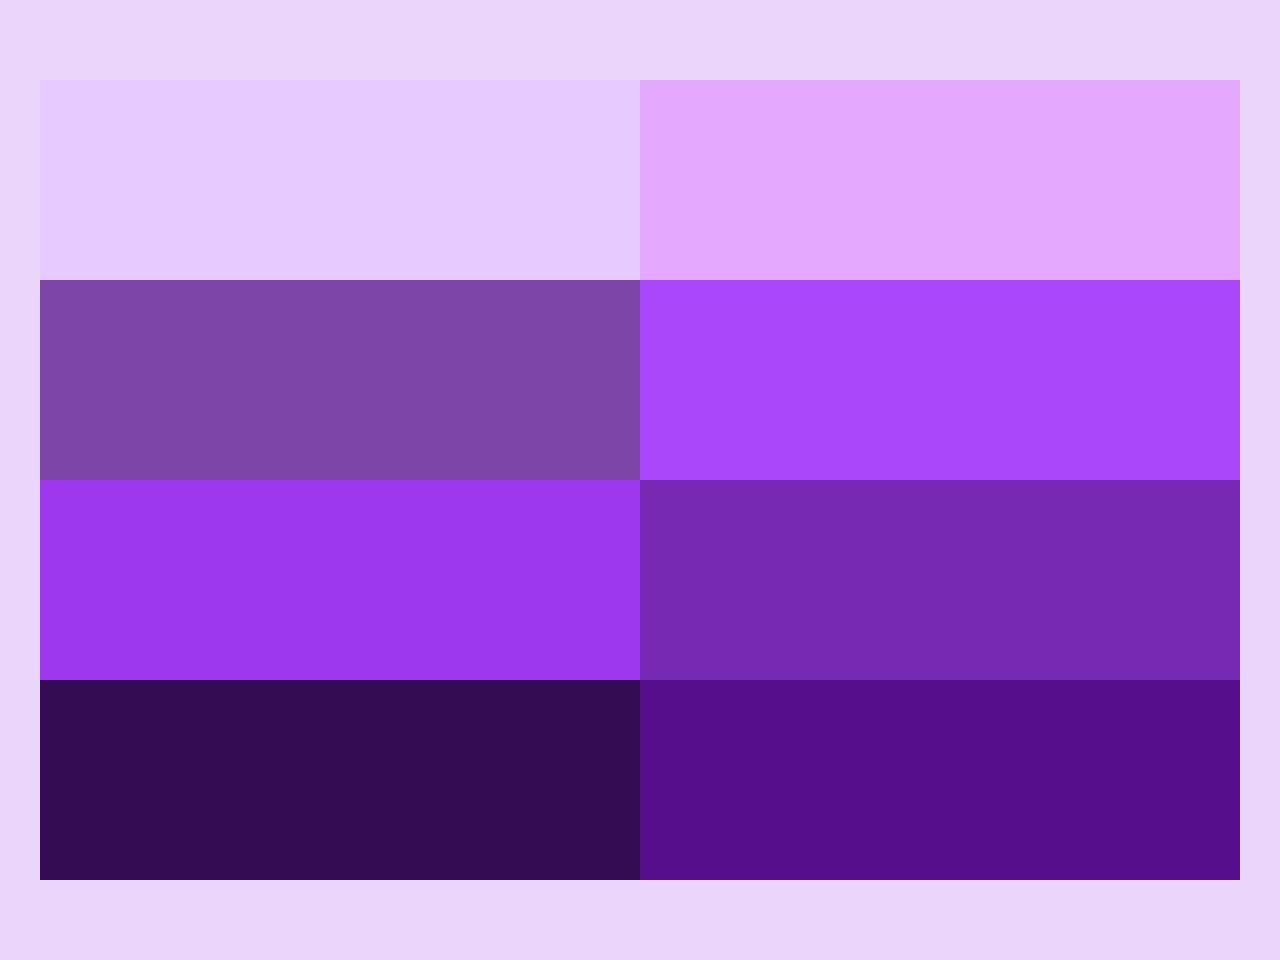
<file: Project 1/index.html>
<!DOCTYPE html>
<html lang="en">
<head>
    <meta charset="UTF-8">
    <meta name="viewport" content="width=device-width, initial-scale=1.0">
    <title>Box Layout</title>
    <link rel="stylesheet" href="style.css">
</head>
<body>
    <section class="container">
        <section class="row-container">
            <div class="box b1"></div>
            <div class="box b2"></div>
        </section>
        <section class="row-container">
            <div class="box b3"></div>
            <div class="box b4"></div>
        </section>
        <section class="row-container">
            <div class="box b5"></div>
            <div class="box b6"></div>
        </section>
        <section class="row-container">
            <div class="box b7"></div>
            <div class="box b8"></div>
        </section>
    </section>

</body>
</html>
</file>
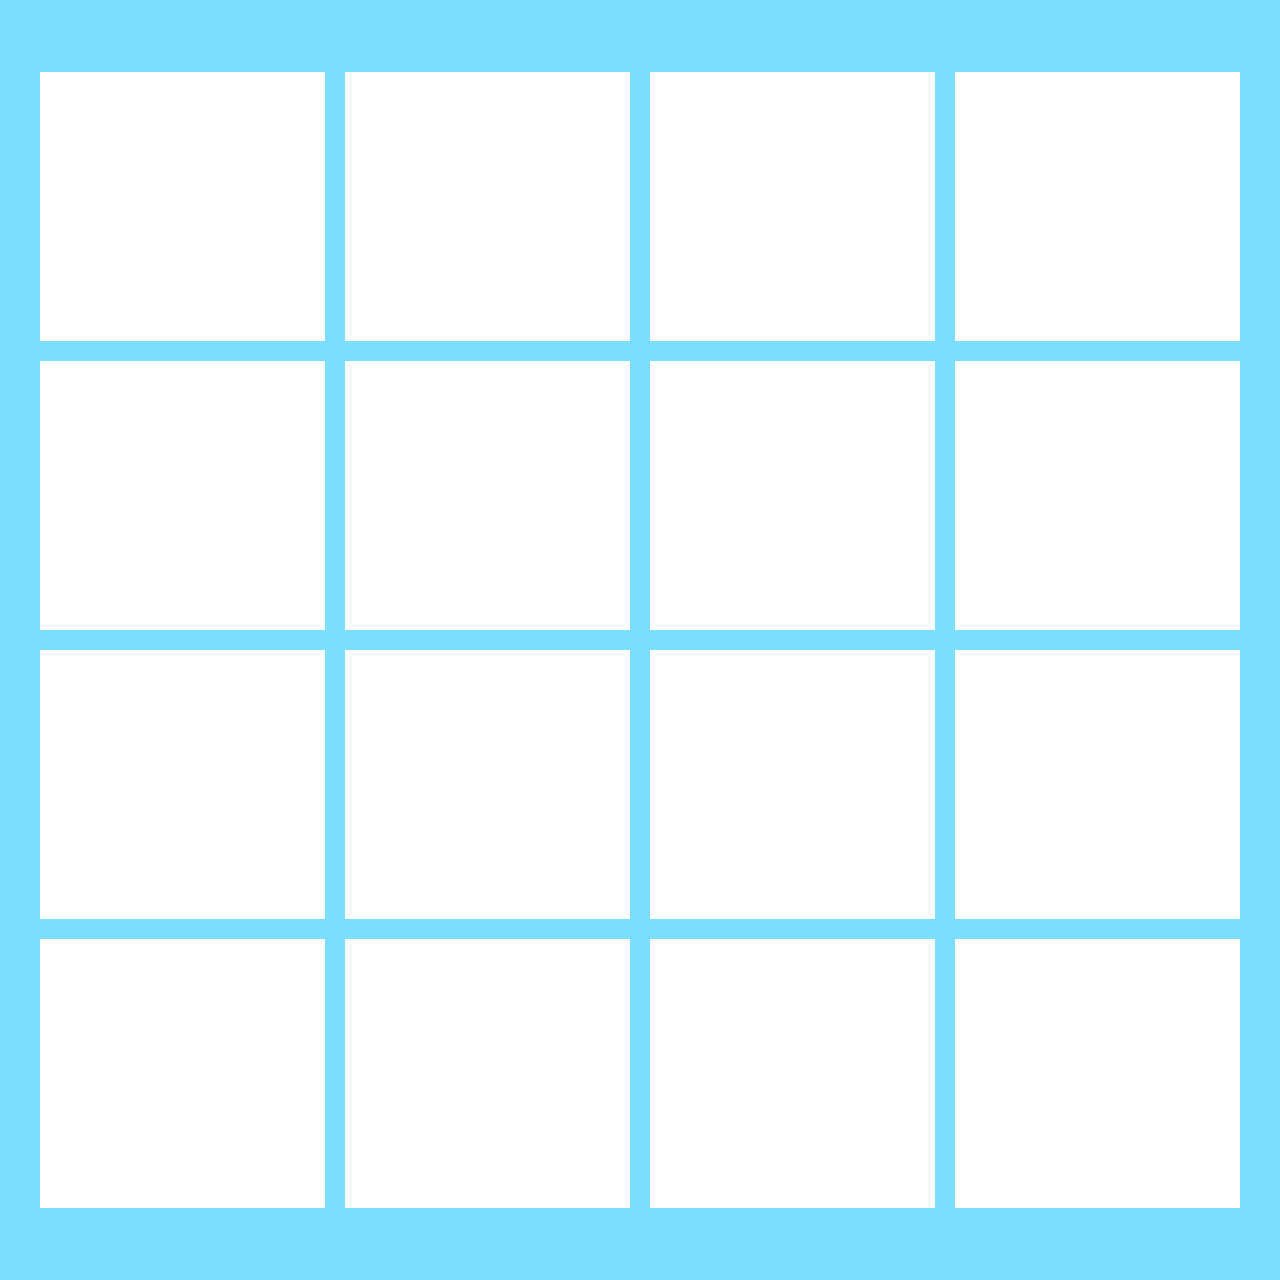
<file: Project 2/index.html>
<!DOCTYPE html>
<html lang="en">
<head>
    <meta charset="UTF-8">
    <meta name="viewport" content="width=device-width, initial-scale=1.0">
    <title>Figma Layout</title>
    <link rel="stylesheet" href="style.css">
</head>
<body>
    
    <div class="container grid">
        <div class="box"></div>
        <div class="box"></div>
        <div class="box"></div>
        <div class="box"></div>
        <div class="box"></div>
        <div class="box"></div>
        <div class="box"></div>
        <div class="box"></div>
        <div class="box"></div>
        <div class="box"></div>
        <div class="box"></div>
        <div class="box"></div>
        <div class="box"></div>
        <div class="box"></div>
        <div class="box"></div>
        <div class="box"></div>
    </div>

</body>
</html>
</file>
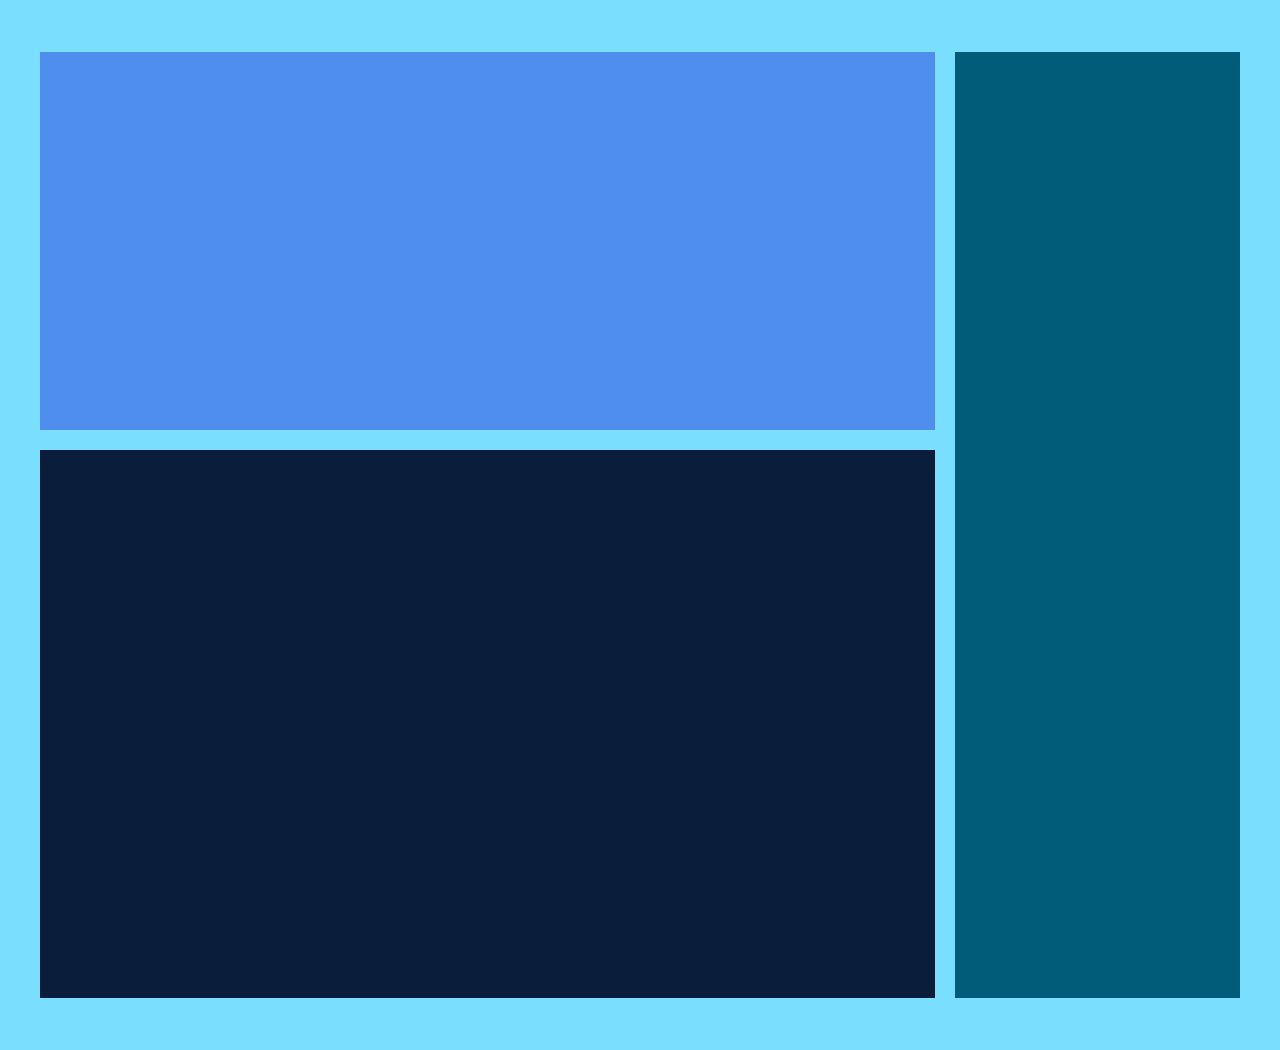
<file: Project 3/index.html>
<!DOCTYPE html>
<html lang="en">
<head>
    <meta charset="UTF-8">
    <meta name="viewport" content="width=device-width, initial-scale=1.0">
    <title>Figma Design</title>
    <link rel="stylesheet" href="style.css">
</head>
<body>

    <div class="container">
        <div class="left">
            <div class="box1"></div>
            <div class="box2"></div>
        </div>
        <div class="right">
            <div class="box3"></div>
        </div>
    </div>
    
</body>
</html>
</file>
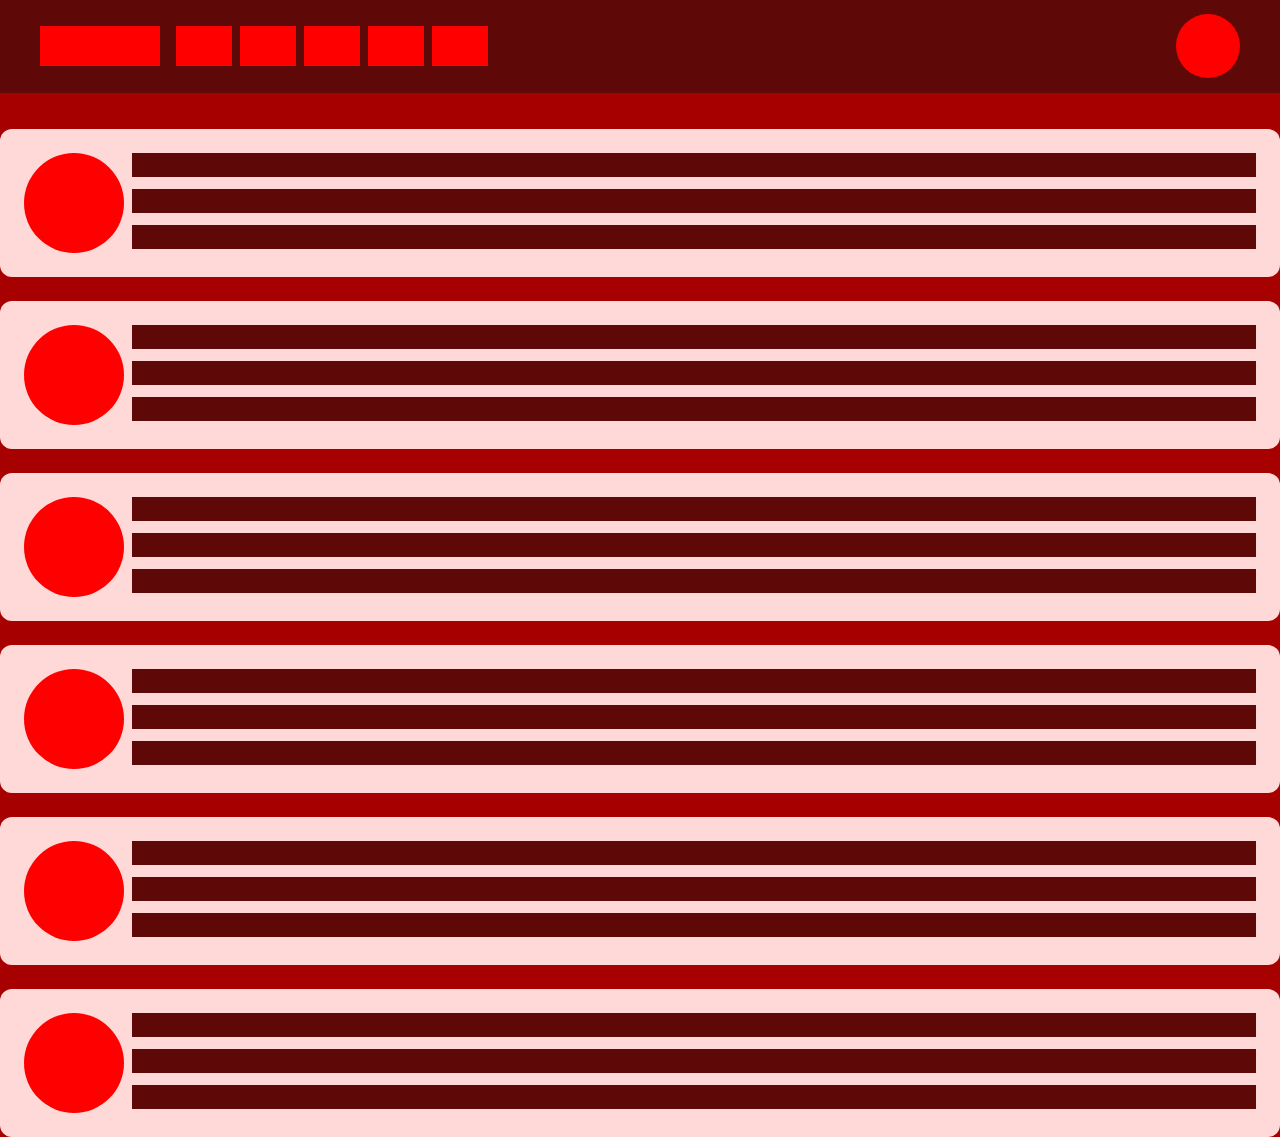
<file: Project 4/index.html>
<!DOCTYPE html>
<html lang="en">
<head>
    <meta charset="UTF-8">
    <meta name="viewport" content="width=device-width, initial-scale=1.0">
    <title>Figma Design Layout 4</title>
    <link rel="stylesheet" href="style.css">
</head>
<body>

    <nav>
        <section class="navlist">
            <div class="left-nav">
                <div class="logo"></div>
                <div class="link-nav">
                    <div class="link"></div>
                    <div class="link"></div>
                    <div class="link"></div>
                    <div class="link"></div>
                    <div class="link"></div>
                </div>
            </div>
            <div class="right-nav">
                <div class="avatar"></div>
            </div>
           
        </section>
    </nav>

    <main class="container">
        <div class="card">
            <div class="content">
                <div class="circle"></div>
            </div>
            <div class="right-content">
                <div class="line"></div>
                <div class="line"></div>
                <div class="line"></div>
            </div>
        </div>

        <div class="card">
            <div class="content">
                <div class="circle"></div>
            </div>
            <div class="right-content">
                <div class="line"></div>
                <div class="line"></div>
                <div class="line"></div>
            </div>
        </div>

        <div class="card">
            <div class="content">
                <div class="circle"></div>
            </div>
            <div class="right-content">
                <div class="line"></div>
                <div class="line"></div>
                <div class="line"></div>
            </div>
        </div>

        <div class="card">
            <div class="content">
                <div class="circle"></div>
            </div>
            <div class="right-content">
                <div class="line"></div>
                <div class="line"></div>
                <div class="line"></div>
            </div>
        </div>
        
        <div class="card">
            <div class="content">
                <div class="circle"></div>
            </div>
            <div class="right-content">
                <div class="line"></div>
                <div class="line"></div>
                <div class="line"></div>
            </div>
        </div>

        <div class="card">
            <div class="content">
                <div class="circle"></div>
            </div>
            <div class="right-content">
                <div class="line"></div>
                <div class="line"></div>
                <div class="line"></div>
            </div>
        </div>
    </main>
    
</body>
</html>
</file>
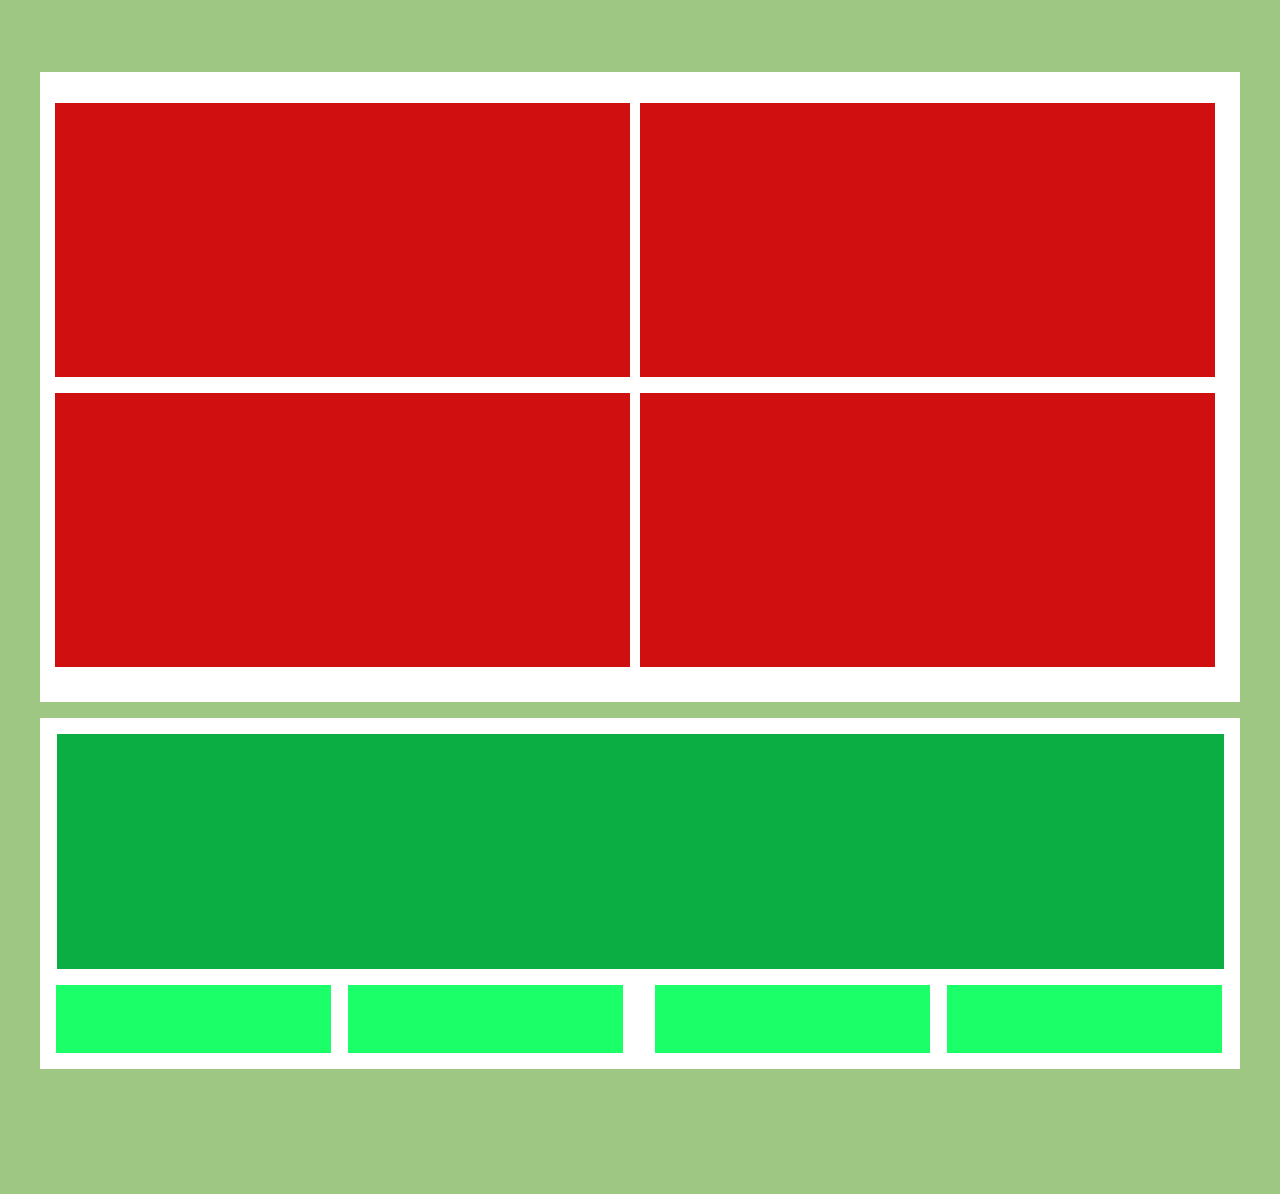
<file: Project 5/index.html>
<!DOCTYPE html>
<html lang="en">
<head>
    <meta charset="UTF-8">
    <meta name="viewport" content="width=device-width, initial-scale=1.0">
    <title>Figma Design Layout</title>
    <link rel="stylesheet" href="style.css">
</head>
<body>
    <section class="container">
        <section class="upper">
            <div class="row">
                <div class="upper-box"></div>
                <div class="upper-box"></div>
            </div>
            <div class="row">
                <div class="upper-box"></div>
                <div class="upper-box"></div>
            </div>
        </section>
        <footer class="lower">
            <div class="upper-footer"></div>
            <div class="lower-footer">
                <div class="lower-row">
                    <div class="box"></div>
                    <div class="box"></div>
                </div>
                <div class="lower-row">
                    <div class="box"></div>
                    <div class="box"></div>
                </div>
            </div>
            
        </footer>
    </section>
    
    
</body>
</html>
</file>
<file: Project 1/style.css>
*{
    padding: 0;
    margin: 0;
    box-sizing: 0;
}

body{
    background-color: #EBD6FB;
}

.container{
    max-width: 1200px;
    height: 800px;
    background-color: #fff;
}
.row-container{
    display: flex;
    flex-direction: row;
}

.box{
    height: 200px;
    width: 100%;
}

.b1{
    background-color: #E7CAFF;
}
.b2{
    background-color: #E3A7FF;
}
.b3{
    background-color: #7E45A8;
}
.b4{
    background-color: #AB47FB;
}
.b5{
    background-color: #9E38EF;
}
.b6{
    background-color: #7629B2;
}
.b7{
    background-color: #340C53;
}
.b8{
    background-color: #560E8D;
}

/* Big Screen Media Query */
@media screen and (width > 1200px ){
    .container{
        margin: 80px auto;
    }  
}

/* Medium Screen Media Query */
@media screen and ((width < 1200px) and (width > 450px)){
    .container{
        margin: 40px 60px;
    }  
}

/* Small Screen Media Query */

@media screen and (width < 450px ){
    .container{
        margin: 24px 16px;
    } 
}
</file>
<file: Project 2/style.css>
*{
    margin: 0;
    padding: 0;
    box-sizing: 0;
}

body{
    background-color: #7ADFFF;
}


.container{
    max-width: 1200px;
    min-height: 800px;
    margin: 72px auto;
    padding: 0 16px;
}

.box{
    height: 269px;
    width: 100%;
    background-color: #fff;
}

.grid{
    display: grid;
    grid-template-columns: 1fr 1fr 1fr 1fr;
    gap: 20px;
}







@media screen and (width > 1200px) {
    .grid{
        grid-template-columns: repeat(4, 1fr);
    }
    .container{
        margin: 72px auto;
    }
}

@media screen and (width < 1200px) and (width > 450px) {
    .grid{
        grid-template-columns: repeat(2, 1fr);
        gap: 16px;
    }
    .container{
        margin: 48px auto;
    }
}

@media screen and (width < 450px) {
    .grid{
        grid-template-columns: repeat(1, 1fr);
        gap: 16px;
    }
    .container{
        margin: 32px auto;
    }
}
</file>
<file: Project 3/style.css>
*{
    margin: 0;
    padding: 0;
    box-sizing: 0;
}

body{
    background-color: #7ADFFF;
}

.container{
    min-height: 946px;
    max-width: 1200px;
    gap: 20px;
    display: flex;
    flex-direction: row;
    margin: 52px auto;
}

.left{
    display: flex;
    flex-direction: column;
    gap: 20px;
}

.box1{
    background-color: #4F8EEC;
    width: 895px;
    height: 378px;
}

.box2{
    background-color: #0A1E3C;
    width: 895px;
    height: 548px;
}

.box3{
    background-color: #005C79;
    height: 946px;
    width: 285px;
}

@media screen and (width < 1200px ) and (width> 450px) {
    .container{
        margin: 56px auto;
        display: flex;
        flex-direction: row;
        width: 714px;
        height: 1109px;
        gap: 16px;
    }
    .box1{
        width: 440px;
        height: 273px;
    }
    
    .box2{
        width: 440px;
        height: 824px;
    }
    
    .box3{
        height: 1109px;
        width: 258px;
    }
    
}

@media screen and (width < 450px){
    .container{
        margin: 24px auto;
        display: flex;
        flex-direction: column;
        width: 358px;
        height: 932px;
        gap: 16px;
    }

    .box1{
        height: 188px;
        width: 358px;
    }
    
    .box2{
        width: 358px;
        height: 380px;
    }
    
    .box3{
        width: 358px;
        height: 332px;
    }
}
</file>
<file: Project 4/style.css>
:root{
    --body: #A70000;
    --nav: #5E0808;
    --red: #FF0000;
    --card: #FFD8D8;
    --line: #5E0808;
}

*{
    margin: 0;
    padding: 0;
    box-sizing: 0;
}

body{
    background-color: var(--body);
}

nav{
    background-color: var(--nav);
    width: 100%;
    min-height: 93px;
    display: flex;
    flex-direction: row;
}


.navlist{
    height: 64px;
    width: 1200px;
    margin: 14px auto;
    display: flex;
    flex-direction: row;
    justify-content: space-between;
}

.left-nav{
    height: 40px;
    max-width: 448px;
    display: flex;
    flex-direction: row;
    gap: 16px;
    margin-top: auto;
    margin-bottom: auto;
    
}

.right-nav{
    height: 64px;
    display: flex;
    flex-direction: row;
}

.logo{
    width: 160px;
    height: 40px;
    background-color: var(--red);
    margin: auto;
}

.link-nav{
    display: flex;
    flex-direction: row;
    gap: 8px;
    margin: auto;
}

.link{
    background-color: var(--red);
    width: 56px;
    height: 40px;
}
.avatar{
    background-color: var(--red);
    width: 64px;
    height: 64px;
    border-radius: 40px;

}


.container{
    padding-top: 36px;
    display: flex;
    flex-direction: column;
    gap: 24px;
    
}

 /* Card  */

.card{
    padding: 24px;
    background-color: var(--card);
    gap: 8px;
    border-radius: 12px;
    display: flex;
    flex-direction: row;
}


.circle{
    height: 100px;
    width: 100px;
    border-radius: 100%;
    background-color: var(--red);
   
}

.right-content{
    display: flex;
    flex-direction: column;
    gap: 12px;
    width: 100%;
}
.line{
    width: 100%;
    height: 24px;
    background-color: var(--line);
}

/* Tablet Screen */

@media screen and (width > 600px) and (width < 1250px){
    .navlist{
        padding: 12px;
    }
}


/* Phone Screen */
@media screen and (width < 600px) {
    nav{
        width: 100%;
    }
    .navlist{
        padding: 12px;
    }
    .logo {
      background: var(--red);
      height: 40px;
      max-width: 70px;
    }
    .avatar {
      height: 48px;
      width: 48px;
    }
    .left-nav {
      max-width: 266px;
    }
    .link-nav{
        width: 181px;
    }
    .link{
        width: 39px;
    }
  }
</file>
<file: Project 5/style.css>
*{
    margin: 0;
    padding: 0;
    box-sizing: 0;
}

body{
    background-color: #9DC783;
}

.container{
    max-width: 1200px;
    min-height: 1050px;
    display: flex;
    flex-direction: column;
    margin: 72px auto;
    gap: 16px;
}

.upper{
    display: flex;
    flex-direction: column;
    background-color: #fff;
    min-height: 600px;
    max-width: 1200px;
    padding: 15px;
}

.row{
    display: flex;
    flex-direction: row;
    gap: 10px;
}

.upper-box{
    background-color: #D01010;
    width: 575px;
    height: 274px;
    gap: 10px;
    margin-top: 16px;
}

.lower{
    max-width: 1200px;
    min-height: 350px;
    background-color: #fff;
    padding: auto;
}


.upper-footer{
    background-color: #0AAE42;
    width: 1167px;
    height: 235px;
    margin: auto;
    margin-top: 16px;
    display: flex;
    flex-direction: column;
}

.lower-row{
    display: flex;
    flex-direction: row;
    gap: 17px;
    margin: 16px 16px;
    
}

.box{
    background-color: #1BFF69;
    width: 275px;
    height: 68px;
}

.lower-footer{
    display: flex;
    flex-direction: row;
    margin: auto;
}

@media screen and (width < 1200px ) and (width > 450px){

    .container{
        width: 720px;
        height: 1100px;
    }

    .upper{
        width: 100%;

        margin: auto auto;
    }

    .upper-box{
        width: 336px;
        height: 276px;
    }

    .lower{
        width: 100%;
        height: 469px;
    }

    .upper-footer{
        width: 688px;
        height: 324px;
    }

    .lower-row{
        flex-wrap: wrap;
        width: 98%;
    }

    .box{
        flex-basis: 50%;
        box-sizing: border-box;
        height: 42px;
    }

}
</file>
